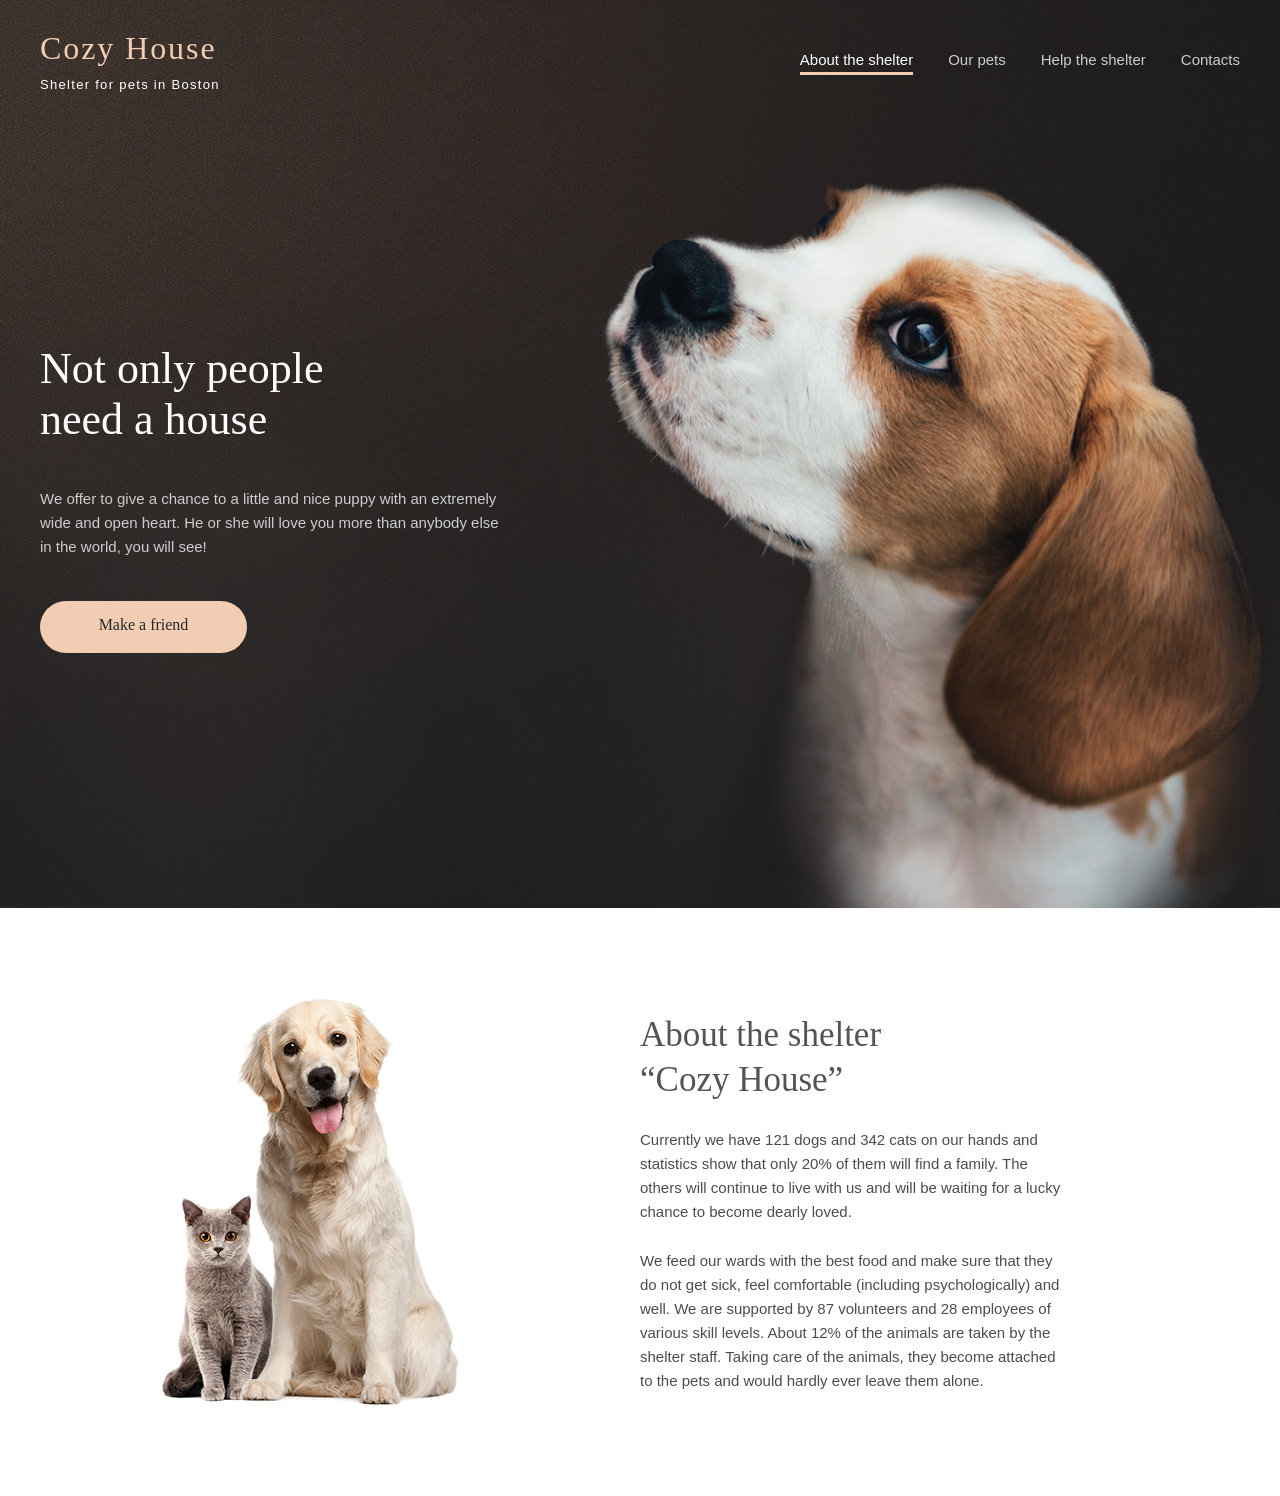
<file: index.html>
<!DOCTYPE html>
<html lang="en">
<head>
	<meta charset="UTF-8">
	<meta http-equiv="X-UA-Compatible" content="IE=edge">
	<meta name="viewport" content="width=device-width, initial-scale=1.0">
	<title>Cozy House</title>
	<link rel="stylesheet" href="style.css">
	<link rel="stylesheet" href="https://fonts.googleapis.com/css2?family=Inika:wght@400;700&family=Inter:wght@400;700&family=Noto+Sans+Georgian:wght@400;700&display=swap">
</head>
<body>
	<header class="header">
		<div class="wrapper">
			<div class="logo-container">
				<h1>Cozy House</h1>
				<p>Shelter for pets in Boston</p>
			</div>
			<nav class="nav">
				<ul class="nav-list">
					<li class="nav-link active-link"><a href="#">About the shelter</a></li>
					<li class="nav-link"><a href="#">Our pets</a></li>
					<li class="nav-link"><a href="#">Help the shelter</a></li>
					<li class="nav-link"><a href="#">Contacts</a></li>
				</ul>
			</nav>
		</div>
	</header>

	<main class="main">
		<section class="make-friend">
			<div class="friend-container">
				<h2>Not only people need a house</h2>
				<p>We offer to give a chance to a little and nice puppy with an extremely wide and open heart. He or she will love you more than anybody else in the world, you will see!</p>
				<div class="friend-btn"><a href="#" style="color: #292929;">Make a friend</a></div>
			</div>
			<div class="make-friend__img" style="background-image: url(images/start-screen-puppy.png);"></div>
		</section>

		<section class="about-shelter">
			<div class="about-shelter__wrap">
				<div class="about-shelter__img" style="background-image: url(images/about-pets.png);"></div>
			</div>
			<div class="about-shelter__info">
				<h3>About the shelter “Cozy House”</h3>

				<p>Currently we have 121 dogs and 342 cats on our hands and statistics show that only 20% of them will find a family. The others will continue to live with us and will be waiting for a lucky chance to become dearly loved.</p>

				<p>We feed our wards with the best food and make sure that they do not get sick, feel comfortable (including psychologically) and well. We are supported by 87 volunteers and 28 employees of various skill levels. About 12% of the animals are taken by the shelter staff. Taking care of the animals, they become attached to the pets and would hardly ever leave them alone.</p>
			</div>
		</section>
	</main>


	<footer class="footer"></footer>
</body>
</html>
</file>
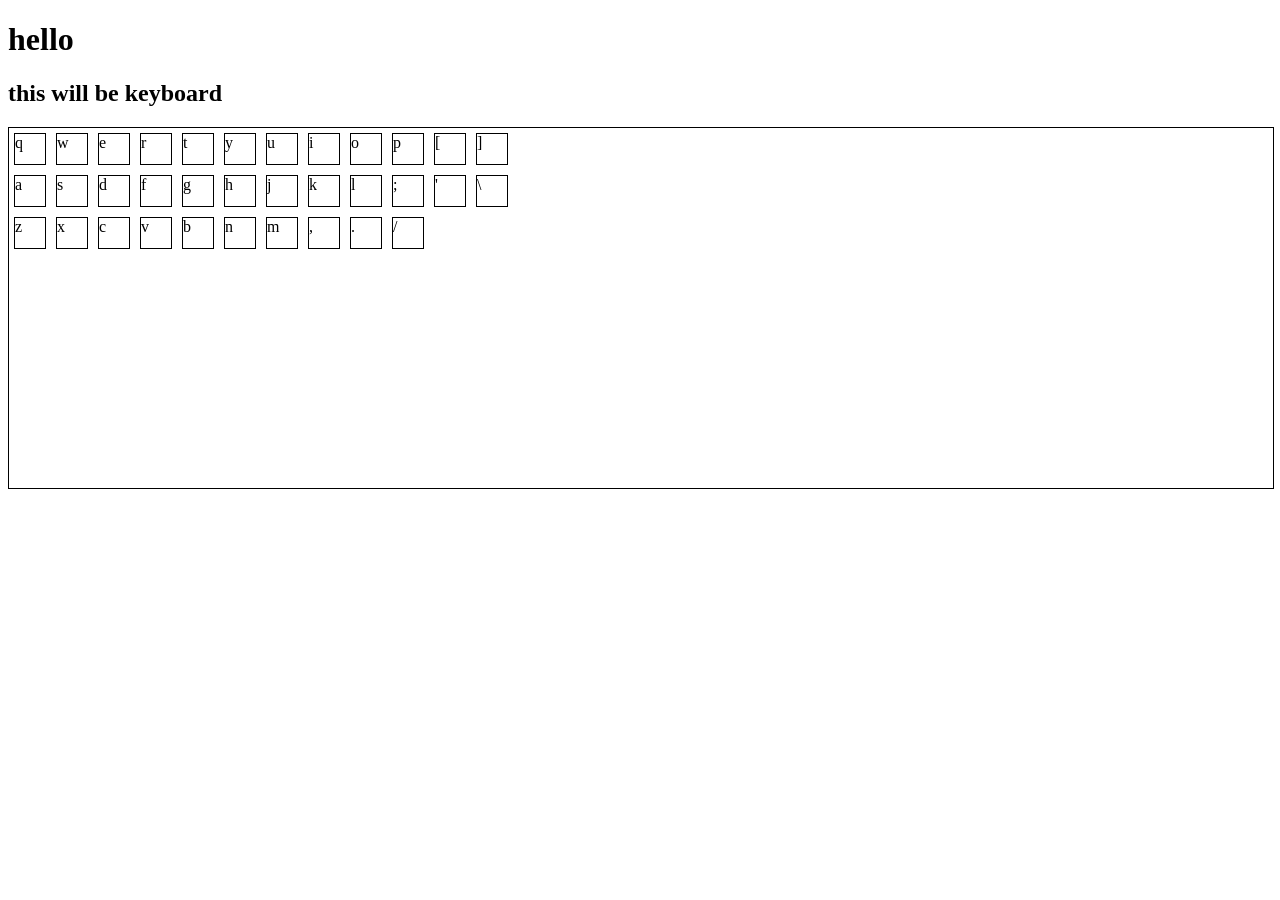
<file: virtual-keyboard/index.html>
<!DOCTYPE html>
<html lang="en">
<head>
	<meta charset="UTF-8">
	<meta http-equiv="X-UA-Compatible" content="IE=edge">
	<meta name="viewport" content="width=device-width, initial-scale=1.0">
	<title>Document</title>
	<link rel="stylesheet" href="style.css">
	
</head>
<body>
	<h1>hello</h1>
	<h2>this will be keyboard</h2>
	<div id="keyboard"></div>

	<script src="script.js"></script>
</body>
</html>
</file>
<file: style.css>
* {
	box-sizing: border-box;
	padding: 0;
	margin: 0;
}

header {
	display: flex;
	min-width: 1280px;
}
.wrapper {
	position: absolute;
	z-index: 1;
	display: flex;
	justify-content: space-between;
	align-items: center;
	width: 100%;
	margin-top: 30px;
	padding-right: 40px;
}

.logo-container {
	margin-left: 40px;
}

.logo-container h1 {
	color: #F1CDB3;
	font-family: 'Noto Serif Georgian', serif;
	font-weight: 400;
	font-style: normal;
	letter-spacing: 0.06em;
}
.logo-container p {
	color: #fff;
	font-size: 13px;
	font-family: Arial, Helvetica, sans-serif;
	letter-spacing: 0.1em;
	margin-top: 10px;
}

.nav {
	display: flex;
}
.nav-list {
	display: flex;
	gap: 35px;
}
ul li {
	list-style-type: none;
}

a {
	text-decoration: none;
}
.nav-link a {
	font-family: 'Arial';
	color: #CDCDCD;
	font-size: 15px;
	line-height: 24px;
	text-align: center;
	transition: color .5s ease;
}
.nav-link a:hover {
	color: #fff;
}
.active-link {
	border-bottom: 3px solid #F1CDB3;
}
.active-link a {
	color: #fff;
}
.make-friend {
	display: flex;
	background-image: url(images/start-screen-background.png);
	background-repeat: no-repeat;
	background-size: cover;
	justify-content: space-between;
	padding-top: 180px;
	align-items: flex-start;
}
.friend-container {
	width: 45%;
	margin-left: 40px;
}
.friend-container h2 {
	font-family: 'Noto Serif Georgian', serif;
	font-style: normal;
	font-weight: 400;
	font-size: 44px;
	color: #fff;
	width: 310px;
	margin-top: 163px;
	margin-bottom: 42px;
}
.friend-container p {
	font-family: 'Arial';
	font-style: normal;
	font-weight: 400;
	font-size: 15px;
	width: 460px;
	line-height: 160%;
	color: #CDCDCD;
}

.friend-btn {
	background-color: #F1CDB3;
	padding: 15px 45px;
	width: 207px;
	height: 52px;
	margin-top: 42px;
	border-radius: 100px;
	text-align: center;
}

.make-friend__img {
	height: 728px;
	width: 698px;
	background-size: cover;
	background-repeat: no-repeat;
}

.about-shelter {
	display: flex;
	justify-content: center;
	align-items: center;
	/* margin-top: 80px; */
	height: 588px;
}

.about-shelter__wrap {
	display: flex;
	justify-content: space-around;
	width: 50%;
}
.about-shelter__img {
	background-repeat: no-repeat;
	background-size: contain;
	width: 50%;
	height: 408px;
}

.about-shelter__info {
	width: 50%;
}
.about-shelter__info h3 {
	width: 50%;
	font-family: 'Noto Serif Georgian', serif;
	font-style: normal;
	font-size: 35px;
	font-weight: 400;
	line-height: 130%;
	color: #545454;
}
.about-shelter__info p {
	width: 430px;
	margin-top: 25px;
	font-family: 'Arial';
	font-style: normal;
	font-weight: 400;
	font-size: 15px;
	line-height: 160%;
	color: #4c4c4c;
}
</file>
<file: virtual-keyboard/style.css>
#keyboard {
	height: 360px;
	width: 100%;
	border: 1px solid #000;
}
.key-button {
	display: inline-block;
	width: 30px;
	height: 30px;
	border: 1px solid #000;
	margin: 5px;
}
</file>
